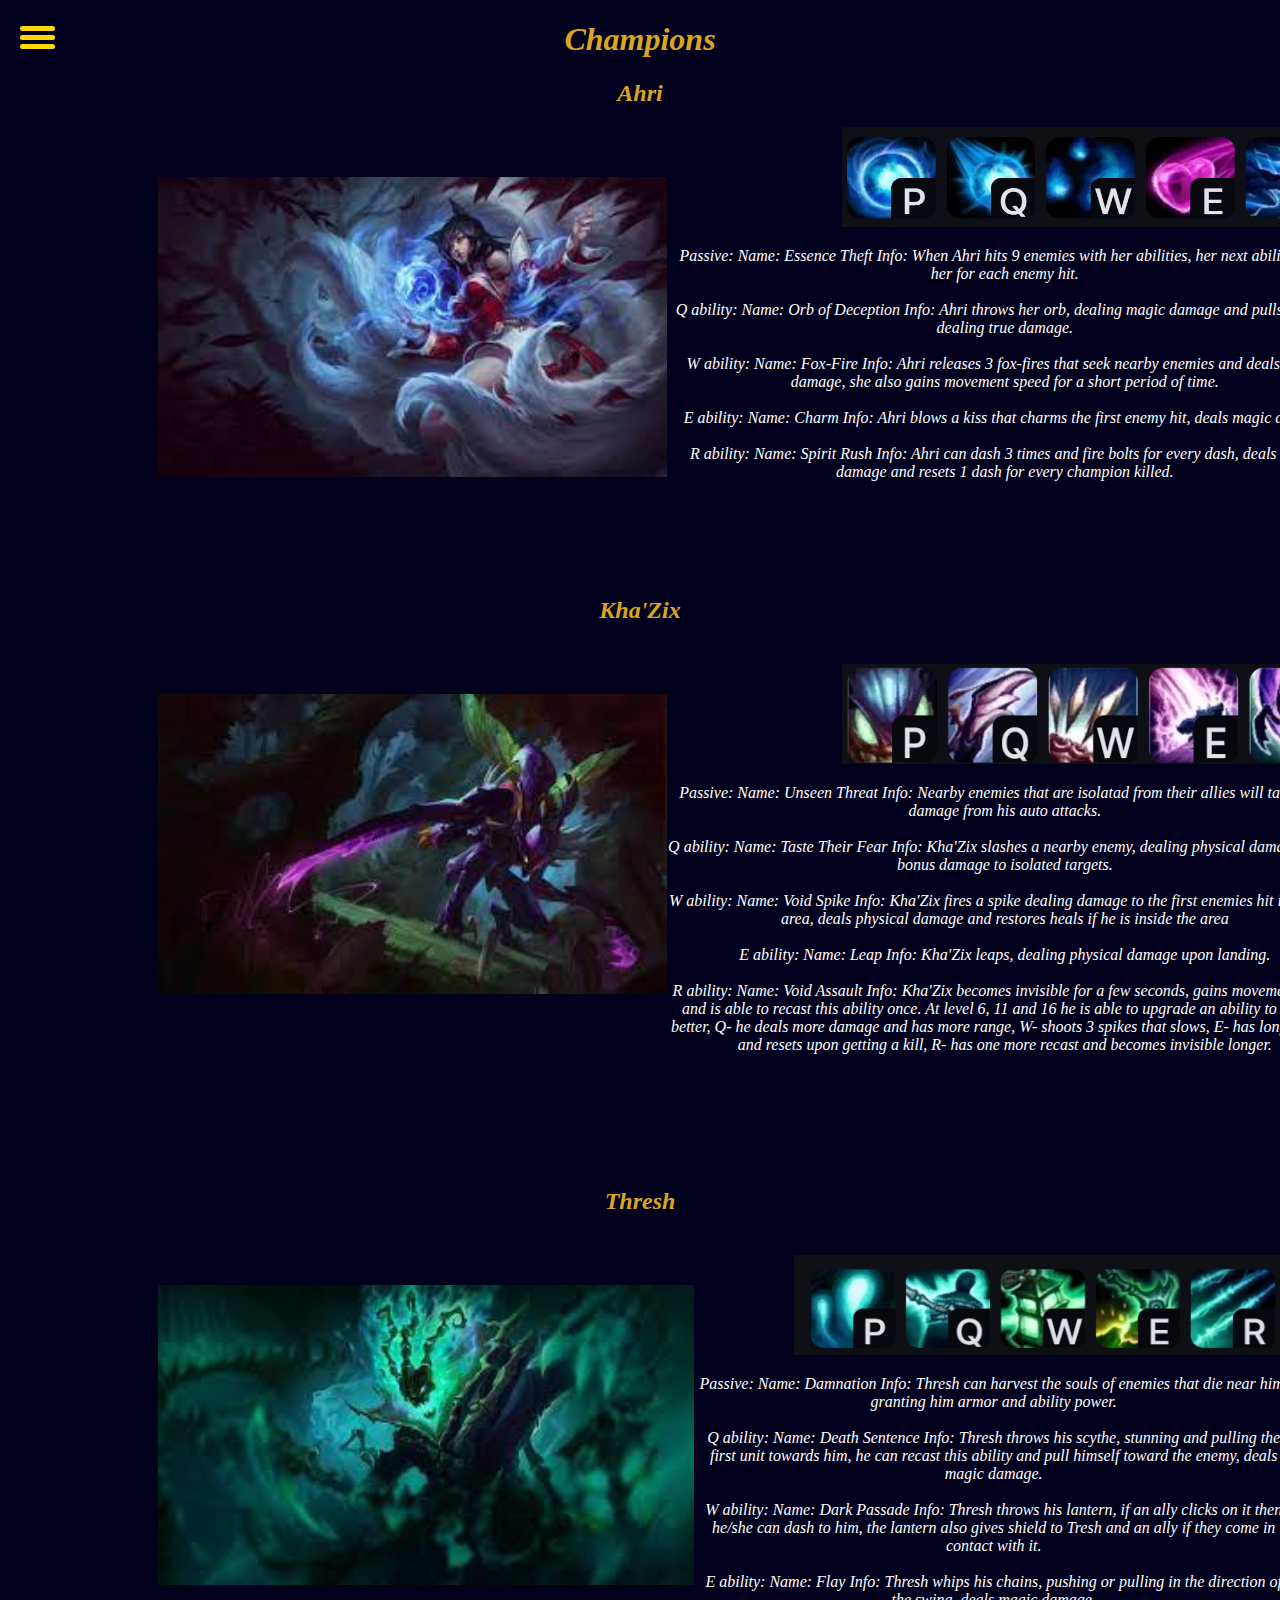
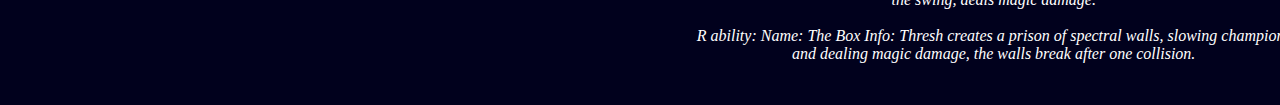
<file: Champions.html>
<!DOCTYPE html>
<html lang="en">
<head>
    <meta charset="UTF-8">
    <meta http-equiv="X-UA-Compatible" content="IE=edge">
    <meta name="viewport" content="width=device-width, initial-scale=1.0">
    <title>Document</title>
    <link rel="stylesheet" href="index.CSS">
    <link rel="stylesheet" href="Champions.CSS">
</head>
<body>
    <div>
    <div id="menu-bar">
        <div id="menu" onclick="onClick()">
            <div id="bar1" class="bar"></div>
            <div id="bar2" class="bar"></div>
            <div id="bar3" class="bar"></div>
        </div>
        <ul class="nav" id="nav">
            <li><a href="index.html">Home</a></li>
            <li><a href="Champions.html">Champions</a></li>
            <li><a href="GetGud.html">How to get better</a></li>
        </ul>
    </div>
    <div class="meny-bg" id="menu-bg>"></div>
</div>



<div class="APP" id="APP"><h1>Champions</h1></div>
 

    <script>
    function onClick(){
       let Menu = document.getElementById("menu");
       Menu.classList.toggle("change");
       let Nav = document.getElementById("nav");
       Nav.classList.toggle("change");
       let Menubg = document.getElementById("menu-bg");
       Menubg.classList.toggle("change-bg");
    }
    </script>   

<section class="Champ1">
    <div class="ChampN1">
      <h2>Ahri</h2>
    </div>
    <div class="ContentAlignCenter">
    <div class="Ahri">
        <img src="Ahri.jpg" alt="Ahri">
    </div>
    <div class="AhriAbilities">
        <img src="AhriAb.jpg" alt="Ahri abilities">
        <p> 
            Passive: Name: Essence Theft Info: When Ahri hits 9 enemies with her abilities, her next ability heals her for each enemy hit. <br> <br>
            Q ability: Name: Orb of Deception Info: Ahri throws her orb, dealing magic damage and pulls it back, dealing true damage. <br><br>
            W ability: Name: Fox-Fire Info: Ahri releases 3 fox-fires that seek nearby enemies and deals magic damage, she also gains movement speed for a short period of time.<br><br>
            E ability: Name: Charm Info: Ahri blows a kiss that charms the first enemy hit, deals magic damage<br><br>
            R ability: Name: Spirit Rush Info: Ahri can dash 3 times and fire bolts for every dash, deals magic damage and resets 1 dash for every champion killed.<br>
        </p>
    </div>
    </div>
    
</section>

<section class="Champ2">
    <div class="ChampN2">
      <h2>Kha'Zix</h2>
    </div>
    <div class="ContentAlignCenter">
    <div class="KhaZix">
        <img src="Kha'zix.jpg" alt="Kha'Zix">
    </div>
    <div class="KhaAbilities">
        <img src="KhaAb.jpg" alt="Kha'Zix abilities">
        <p> 
            Passive: Name: Unseen Threat Info: Nearby enemies that are isolatad from their allies will take more damage from his auto attacks. <br><br>
            Q ability: Name: Taste Their Fear Info: Kha'Zix slashes a nearby enemy, dealing physical damage, deals bonus damage to isolated targets. <br><br>
            W ability: Name: Void Spike Info: Kha'Zix fires a spike dealing damage to the first enemies hit in a small area, deals physical damage and restores heals if he is inside the area <br><br>
            E ability: Name: Leap Info: Kha'Zix leaps, dealing physical damage upon landing. <br><br>
            R ability: Name: Void Assault Info: Kha'Zix becomes invisible for a few seconds, gains movement speed and is able to recast this ability once. At level 6, 11 and 16 he is able to upgrade an ability to make it better, Q- he deals more damage and has more range, W- shoots 3 spikes that slows, E- has longer leaps and resets upon getting a kill, R- has one more recast and becomes invisible longer. <br><br>
        </p>
    </div>
    </div>
    
</section>

<section class="Champ3">
    <div class="ChampN3">
      <h2>Thresh</h2>
    </div>
    <div class="ContentAlignCenter">
    <div class="Thresh">
        <img src="Thresh.jpg" alt="Thresh">
    </div>
    <div class="ThreshAbilities">
        <img src="ThreshAb.jpg" alt="Thresh abilities">
        <p> 
            Passive: Name: Damnation Info: Thresh can harvest the souls of enemies that die near him, granting him armor and ability power. <br><br>
            Q ability: Name: Death Sentence Info: Thresh throws his scythe, stunning and pulling the first unit towards him, he can recast this ability and pull himself toward the enemy, deals magic damage. <br><br>
            W ability: Name: Dark Passade Info: Thresh throws his lantern, if an ally clicks on it then he/she can dash to him, the lantern also gives shield to Tresh and an ally if they come in contact with it. <br><br>
            E ability: Name: Flay Info: Thresh whips his chains, pushing or pulling in the direction of the swing, deals magic damage. <br><br>
            R ability: Name: The Box Info: Thresh creates a prison of spectral walls, slowing champions and dealing magic damage, the walls break after one collision. <br><br>
        </p>
    </div>
    </div>

</section>

</body>
</html>
</file>
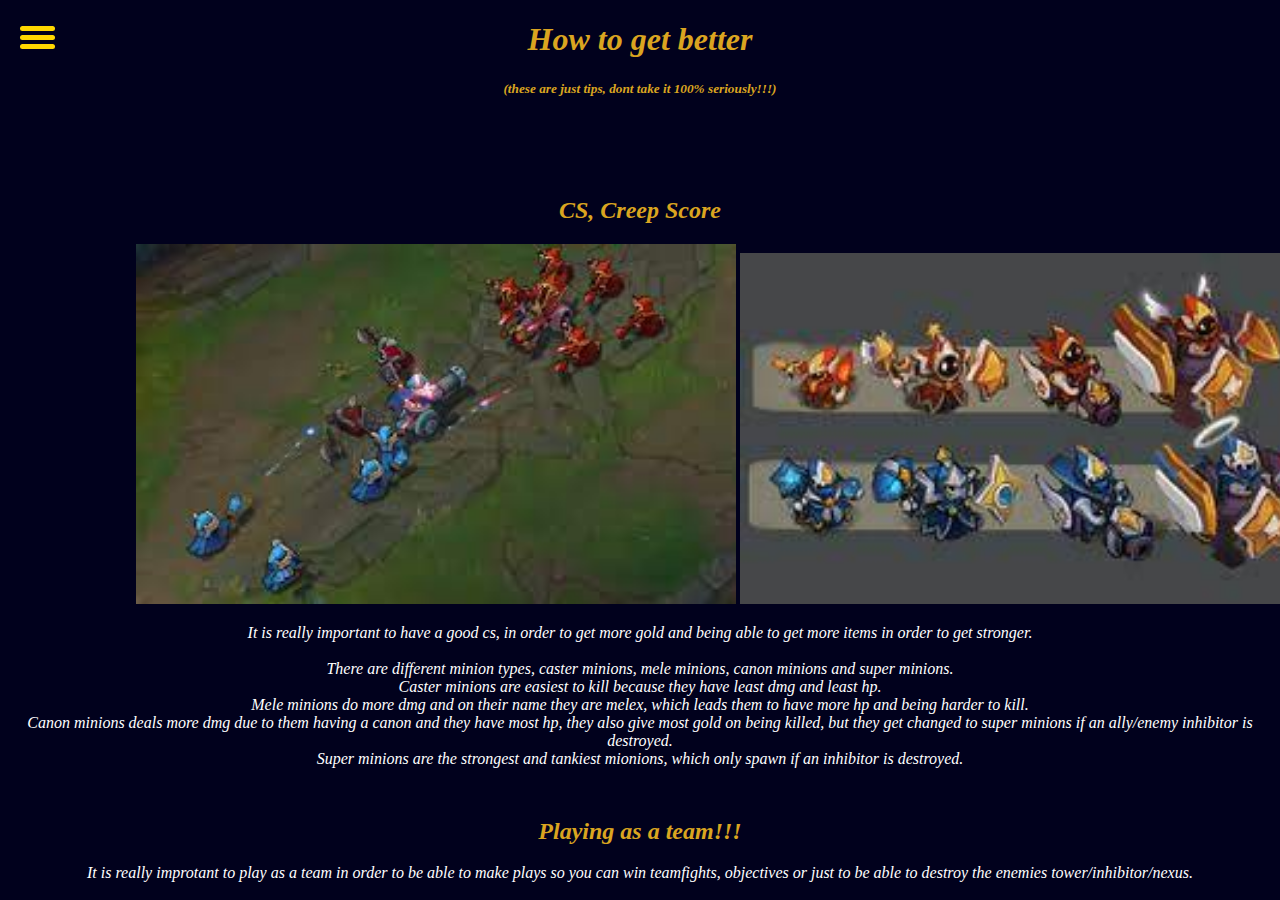
<file: GetGud.html>
<!DOCTYPE html>
<html>
    <head>
        <meta charset="UTF-8">
        <meta name="description" content="Slutuppgift">
        <meta name="author" content="Paul">
        <link rel="stylesheet" href="index.CSS">
        <link rel="stylesheet" href="GetGud.CSS">
        <title> Slutuppgift Webbutveckling </title>        
    </head>

    <body>
 
        <div id="menu-bar">
            <div id="menu" onclick="onClick()">
                <div id="bar1" class="bar"></div>
                <div id="bar2" class="bar"></div>
                <div id="bar3" class="bar"></div>
            </div>
            <ul class="nav" id="nav">
                <li><a href="index.html">Home</a></li>
                <li><a href="Champions.html">Champions</a></li>
                <li><a href="GetGud.html">How to get better</a></li>
            </ul>
        </div>
        <div class="menu-bg" id="menu-bg>"></div>

        <div class="LOOOL" id="LOOOL"><h1>How to get better </h1> <h5 class="tips">(these are just tips, dont take it 100% seriously!!!)</h5></div>

        <div class="Farm">
            <h2> CS, Creep Score </h2>

            <img src="Minioner.jpg" alt="Minions foghting">
            <img src="Minions.jpg" alt="Different minions">
            <p>
                It is really important to have a good cs, in order to get more gold and being able to get more items in order to get stronger.
                <br><br>
                There are different minion types, caster minions, mele minions, canon minions and super minions. <br>
                Caster minions are easiest to kill because they have least dmg and least hp. <br>
                Mele minions do more dmg and on their name they are melex, which leads them to have more hp and being harder to kill.<br>
                Canon minions deals more dmg due to them having a canon and they have most hp, they also give most gold on being killed, but they get changed to super minions if an ally/enemy inhibitor is destroyed.<br>
                Super minions are the strongest and tankiest mionions, which only spawn if an inhibitor is destroyed.
            </p>

        </div>

        <div class="Team"> 
            <h2>Playing as a team!!!</h2>

            <p>
                It is really improtant to play as a team in order to be able to make plays so you can win teamfights, objectives or just to be able to destroy the enemies tower/inhibitor/nexus.
            </p>
        </div>

        <script>

        function onClick(){

            document.getElementById("menu").classList.toggle("change")

            document.getElementById("nav").classList.toggle("change")

            document.getElementById("menu-bg").classList.toggle("change-bg")
        }
        </script>   
    </body>

</html>
</file>
<file: index.CSS>
body{
    font-family: 'PT Sans',sans-serif;
    background-color: rgb(1, 1, 29);
    z-index: 0;
    overflow-x: hidden;
}

#menu{
    
    width: 35px;
    height: 30px;  
    margin: 30px 0 20px 20px;
    cursor: pointer;
}

.nav li a{
    color: goldenrod;
    text-decoration-style:initial;
    font-style: oblique;
}

.nav li a:hover{
    font-weight: bold;
    
}

.nav li{
    list-style: none;
    padding: 16px 0;
}

.nav{
    padding: 0;
    margin: 0 20px;
    transition: 0.3s ease;
    display: none;
}

.bar{
    height: 5px;
    width: 100%;
    background-color: gold;
    display: block;
    border-radius: 5px;
    transition: 0.3s ease;
}

#bar1{
    transform: translateY(-4px);
}

#bar3{
    transform: translateY(4px);
}

.menu-bg, #menu-bar{
    top: 0;
    left: 0;
    position: absolute;
} 

.menu-bg{
    z-index: 1;
    width: 0;
    height: 0; 
    margin: 30px 0 20px 20px;
    background: radial-gradient(circle,#e94498,#b81568);
    border-radius: 50%;
    transition: 0.3s ease;
}

#menu-bar{
    z-index: 2;
}

.change-bg{
    width: 550px;
    height: 540px;
    transform: translate(-60%,-30%);
}

.change .bar{
    background-color: goldenrod;
}

.change #bar1{
    transform: translateY(4px) rotateZ(-45deg);
}

.change #bar3{
    transform: translateY(-6px) rotate(45deg);
}

.change #bar2{
    opacity: 0;
}

.change{
    display: block;
}

.Titel{
    text-align: center;
    
    color: goldenrod;
    font-style: oblique;
    font-family: Cambria, Cochin, Georgia, Times, 'Times New Roman', serif;
}

.Bild1{
    left: 16vw;
    top: 3vh;
    position: relative;
}

.AboutLoL h1{
    color: white;
    text-align: center;
    object-fit: cover;
    top: 15vh;
    
    text-align: center;
    
    color: goldenrod;
    font-style: oblique;
    font-family: Cambria, Cochin, Georgia, Times, 'Times New Roman', serif;

}

.AboutLoL p{

    color: white;
    object-fit: cover;
    top: 20vh;

    text-align: center;
    
    font-style: oblique;
    font-family: Cambria, Cochin, Georgia, Times, 'Times New Roman', serif;
}

.SM img{
    height: 300px;
    width: 500px;
    margin-right: 10px;
    position: relative;
}

.OmSM{
    color: white;
    margin-left: 10px;
    position: relative;
    text-align: center;
  
    font-style: oblique;
    font-family: Cambria, Cochin, Georgia, Times, 'Times New Roman', serif;
}

.SuM{
    display: flex;
    align-items: center;
    justify-content: center;
}

.MasterDrakeInfo{
    display: flex;
    align-items: center;
    justify-content: center;
}

.Name{
    text-align: center;
    
    color: goldenrod;
    font-style: oblique;
    font-family: Cambria, Cochin, Georgia, Times, 'Times New Roman', serif;
}

.drakes{
    margin-right: 20px;
}

.BaronRift{
    display: flex;
    align-items: center;
    justify-content: center;
}

.RiftBaron{
    margin-right: 20px;
}

.Naame{
    text-align: center;
    
    color: goldenrod;
    font-style: oblique;
    font-family: Cambria, Cochin, Georgia, Times, 'Times New Roman', serif;
}
</file>
<file: Champions.CSS>
.APP{
    text-align: center;
   
    color: goldenrod;
    font-style: oblique;
    font-family: Cambria, Cochin, Georgia, Times, 'Times New Roman', serif;
}

.ChampN1 h2 {
    text-align: center;
   
    color: goldenrod;
    font-style: oblique;
    font-family: Cambria, Cochin, Georgia, Times, 'Times New Roman', serif;
}

.Ahri{
  
 
    justify-content:left;
    margin-left: 150px;

}

.Ahri img{
    margin-top: 50px;
    height: 300px;
}

.AhriAbilities img{
    width: 500px;
    height: 100px;
    margin-left: 175px;
}

.AhriAbilities p{

    text-align: center;
   
    color: white;
    font-style: oblique;
    font-family: Cambria, Cochin, Georgia, Times, 'Times New Roman', serif;
}

.ChampN2 h2 {
    margin-top: 100px;
    text-align: center;

    color: goldenrod;
    font-style: oblique;
    font-family: Cambria, Cochin, Georgia, Times, 'Times New Roman', serif;
}

.KhaZix{
    
   
    justify-content:left;
    margin-left: 150px;
}

.KhaZix img{
    margin-top: 50px;
    height: 300px;
}

.KhaAbilities img{
    margin-top: 20px;
    width: 500px;
    height: 100px;
    margin-left: 175px;
}

.KhaAbilities p{
    text-align: center;
    
    color: white;
    font-style: oblique;
    font-family: Cambria, Cochin, Georgia, Times, 'Times New Roman', serif;
}

.ChampN3 h2 {
    margin-top: 100px;
    text-align: center;

    color: goldenrod;
    font-style: oblique;
    font-family: Cambria, Cochin, Georgia, Times, 'Times New Roman', serif;
}

.Thresh{
   
    justify-content:left;
    margin-left: 150px;
}

.Thresh img{
    margin-top: 50px;
    height: 300px;
}

.ThreshAbilities img{
    margin-top: 20px;
    width: 500px;
    height: 100px;
    margin-left: 100px;
}

.ThreshAbilities p{
    text-align: center;
 
    color: white;
    font-style: oblique;
    font-family: Cambria, Cochin, Georgia, Times, 'Times New Roman', serif;
}

.ContentAlignCenter{
    display: flex;
    justify-content: left;
}
</file>
<file: GetGud.CSS>
.LOOOL{
    text-align: center;
  
    color: goldenrod;
    font-style: oblique;
    font-family: Cambria, Cochin, Georgia, Times, 'Times New Roman', serif;
}

.LOOOL tips {
    text-align: center;

}

.Farm h2{
    margin-top: 100px;
    text-align: center;

    color: goldenrod;
    font-style: oblique;
    font-family: Cambria, Cochin, Georgia, Times, 'Times New Roman', serif;
}

.Farm img{
    position: relative;
    left: 10vw;
    width: 600px
    
}

.Farm p{
    text-align: center;
 
    color: white;
    font-style: oblique;
    font-family: Cambria, Cochin, Georgia, Times, 'Times New Roman', serif;
}

.Team h2{
    margin-top: 50px;
    text-align: center;

    color: goldenrod;
    font-style: oblique;
    font-family: Cambria, Cochin, Georgia, Times, 'Times New Roman', serif;
}

.Team p{
    text-align: center;
  
    color: white;
    font-style: oblique;
    font-family: Cambria, Cochin, Georgia, Times, 'Times New Roman', serif;
}
</file>
